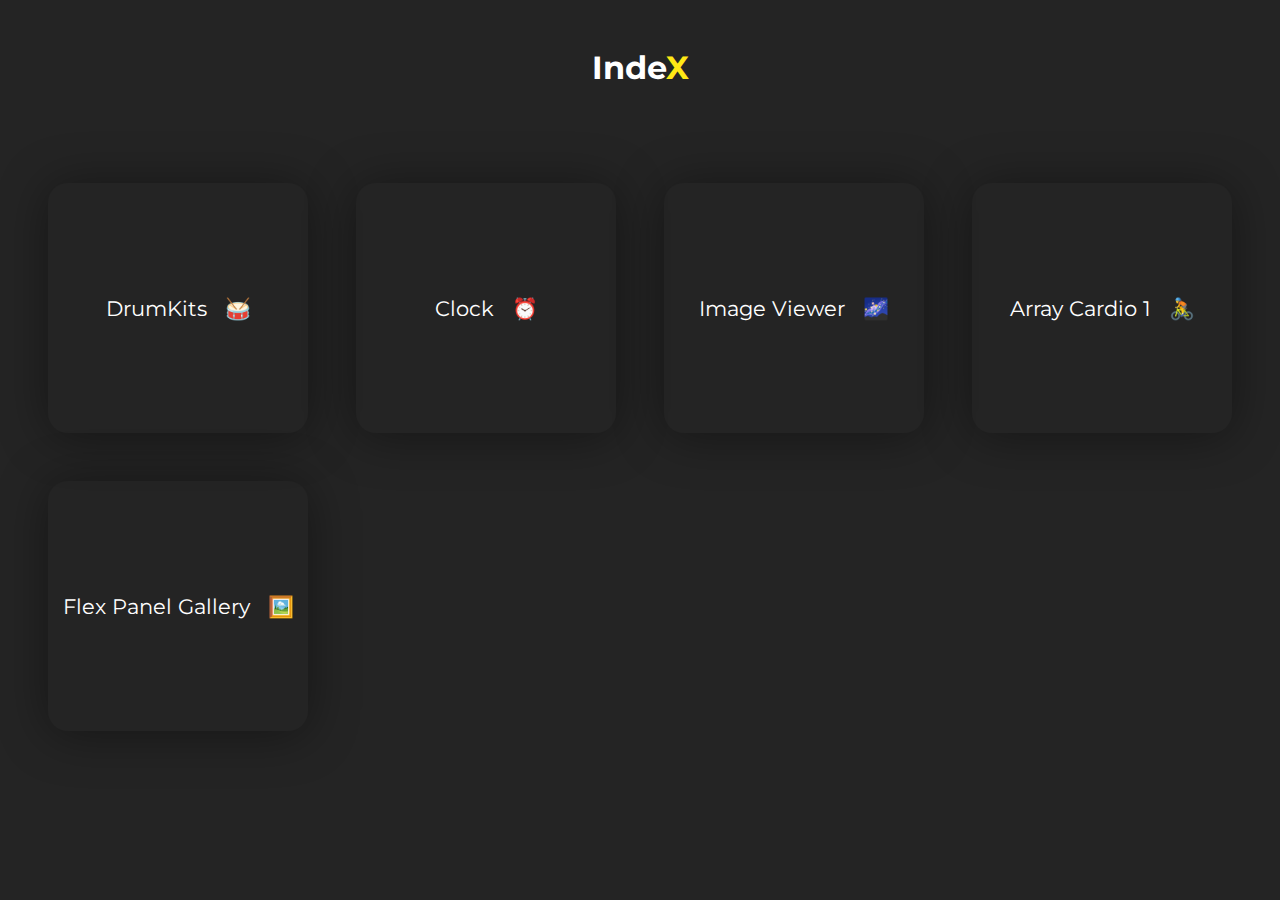
<file: index.html>
<!DOCTYPE html>
<html lang="en">
  <head>
    <meta charset="UTF-8" />
    <meta name="viewport" content="width=device-width, initial-scale=1.0" />
    <link rel="shortcut icon" href="#" type="image/x-icon" />
    <link rel="stylesheet" href="style.css" />
    <title>📖 &nbsp; Index</title>
  </head>
  <body>
    <h1 class="title">Inde<span>X</span></h1>
    <div class="wrapper">
      <div class="challenge-box">
        <a href="/JS-30/1-DrumKits-🥁/">DrumKits &nbsp; 🥁</a>
      </div>
      <div class="challenge-box">
        <a href="/JS-30/2-Clock-⏰/">Clock &nbsp; ⏰</a>
      </div>
      <div class="challenge-box">
        <a href="/JS-30/03-Image-viewer/">Image Viewer &nbsp; 🌌</a>
      </div>
      <div class="challenge-box">
        <a href="/JS-30/04-ArrayCardio/">Array Cardio 1 &nbsp; 🚴</a>
      </div>
      <div class="challenge-box">
        <a href="/JS-30/05-FlexPanelGallery/">Flex Panel Gallery &nbsp; 🖼️</a>
      </div>
      <!-- <div class="challenge-box"><a href="#">&nbsp</a></div>
      <div class="challenge-box"><a href="#">&nbsp</a></div>
      <div class="challenge-box"><a href="#">&nbsp</a></div>
      <div class="challenge-box"><a href="#">&nbsp</a></div>
      <div class="challenge-box"><a href="#">&nbsp</a></div>
      <div class="challenge-box"><a href="#">&nbsp</a></div>
      <div class="challenge-box"><a href="#">&nbsp</a></div>
      <div class="challenge-box"><a href="#">&nbsp</a></div>
      <div class="challenge-box"><a href="#">&nbsp</a></div>
      <div class="challenge-box"><a href="#">&nbsp</a></div>
      <div class="challenge-box"><a href="#">&nbsp</a></div>
      <div class="challenge-box"><a href="#">&nbsp</a></div>
      <div class="challenge-box"><a href="#">&nbsp</a></div>
      <div class="challenge-box"><a href="#">&nbsp</a></div>
      <div class="challenge-box"><a href="#">&nbsp</a></div>
      <div class="challenge-box"><a href="#">&nbsp</a></div>
      <div class="challenge-box"><a href="#">&nbsp</a></div>
      <div class="challenge-box"><a href="#">&nbsp</a></div>
      <div class="challenge-box"><a href="#">&nbsp</a></div>
      <div class="challenge-box"><a href="#">&nbsp</a></div>
      <div class="challenge-box"><a href="#">&nbsp</a></div>
      <div class="challenge-box"><a href="#">&nbsp</a></div>
      <div class="challenge-box"><a href="#">&nbsp</a></div>
      <div class="challenge-box"><a href="#">&nbsp</a></div>
      <div class="challenge-box"><a href="#">&nbsp</a></div> -->
    </div>
  </body>
</html>
</file>
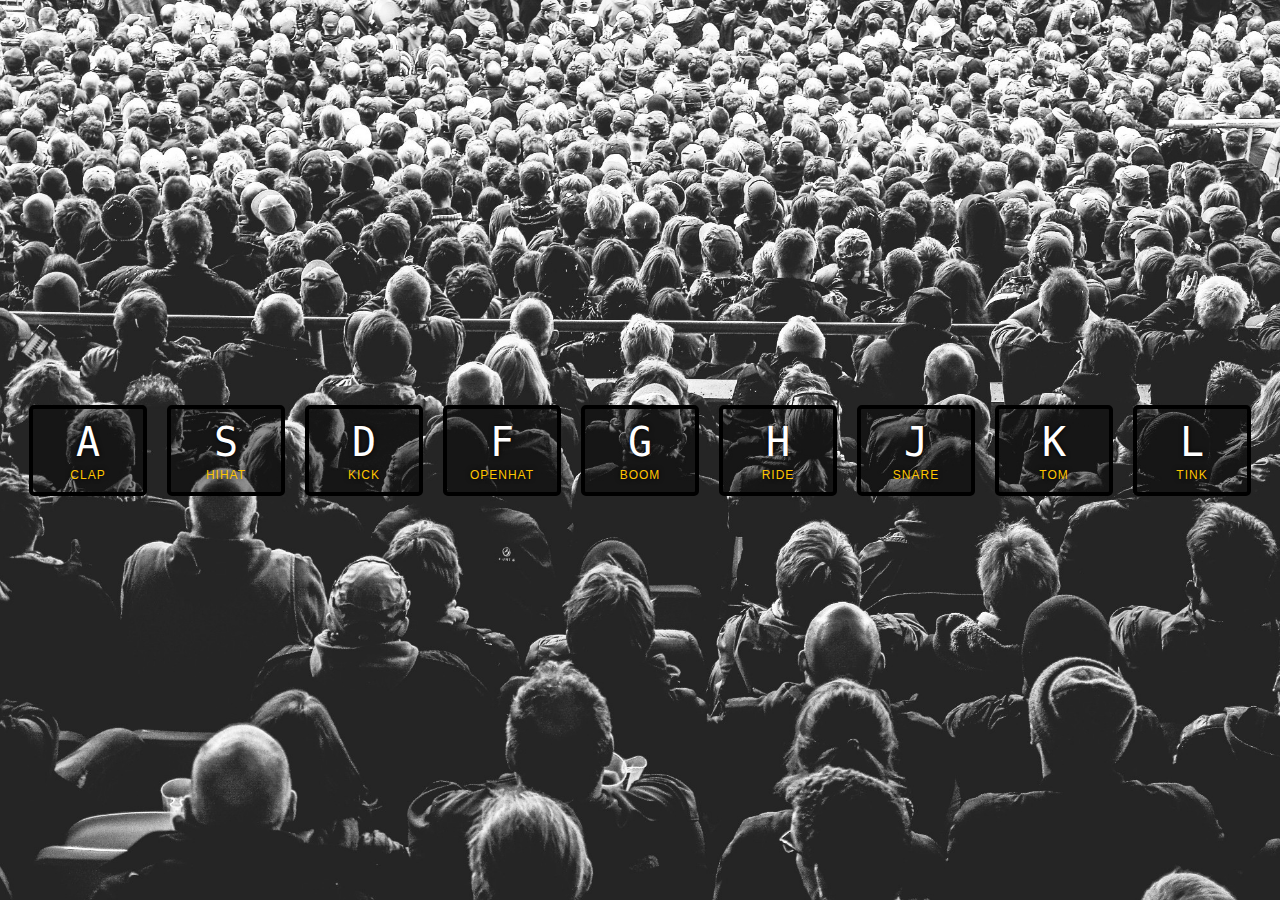
<file: 01-Drumkits/index.html>
<!DOCTYPE html>
<html lang="en">
  <head>
    <meta charset="UTF-8" />
    <link rel="shortcut icon" href="# " type="image/x-icon" />
    <title>🥁 &nbsp; JS Drum Kit</title>
    <link rel="stylesheet" href="style.css" />
  </head>
  <body>
    <div class="keys">
      <div data-key="65" class="key">
        <kbd>A</kbd>
        <span class="sound">clap</span>
      </div>
      <div data-key="83" class="key">
        <kbd>S</kbd>
        <span class="sound">hihat</span>
      </div>
      <div data-key="68" class="key">
        <kbd>D</kbd>
        <span class="sound">kick</span>
      </div>
      <div data-key="70" class="key">
        <kbd>F</kbd>
        <span class="sound">openhat</span>
      </div>
      <div data-key="71" class="key">
        <kbd>G</kbd>
        <span class="sound">boom</span>
      </div>
      <div data-key="72" class="key">
        <kbd>H</kbd>
        <span class="sound">ride</span>
      </div>
      <div data-key="74" class="key">
        <kbd>J</kbd>
        <span class="sound">snare</span>
      </div>
      <div data-key="75" class="key">
        <kbd>K</kbd>
        <span class="sound">tom</span>
      </div>
      <div data-key="76" class="key">
        <kbd>L</kbd>
        <span class="sound">tink</span>
      </div>
    </div>

    <audio data-key="65" src="sounds/clap.wav"></audio>
    <audio data-key="83" src="sounds/hihat.wav"></audio>
    <audio data-key="68" src="sounds/kick.wav"></audio>
    <audio data-key="70" src="sounds/openhat.wav"></audio>
    <audio data-key="71" src="sounds/boom.wav"></audio>
    <audio data-key="72" src="sounds/ride.wav"></audio>
    <audio data-key="74" src="sounds/snare.wav"></audio>
    <audio data-key="75" src="sounds/tom.wav"></audio>
    <audio data-key="76" src="sounds/tink.wav"></audio>

    <script src="index.js"></script>
  </body>
</html>
</file>
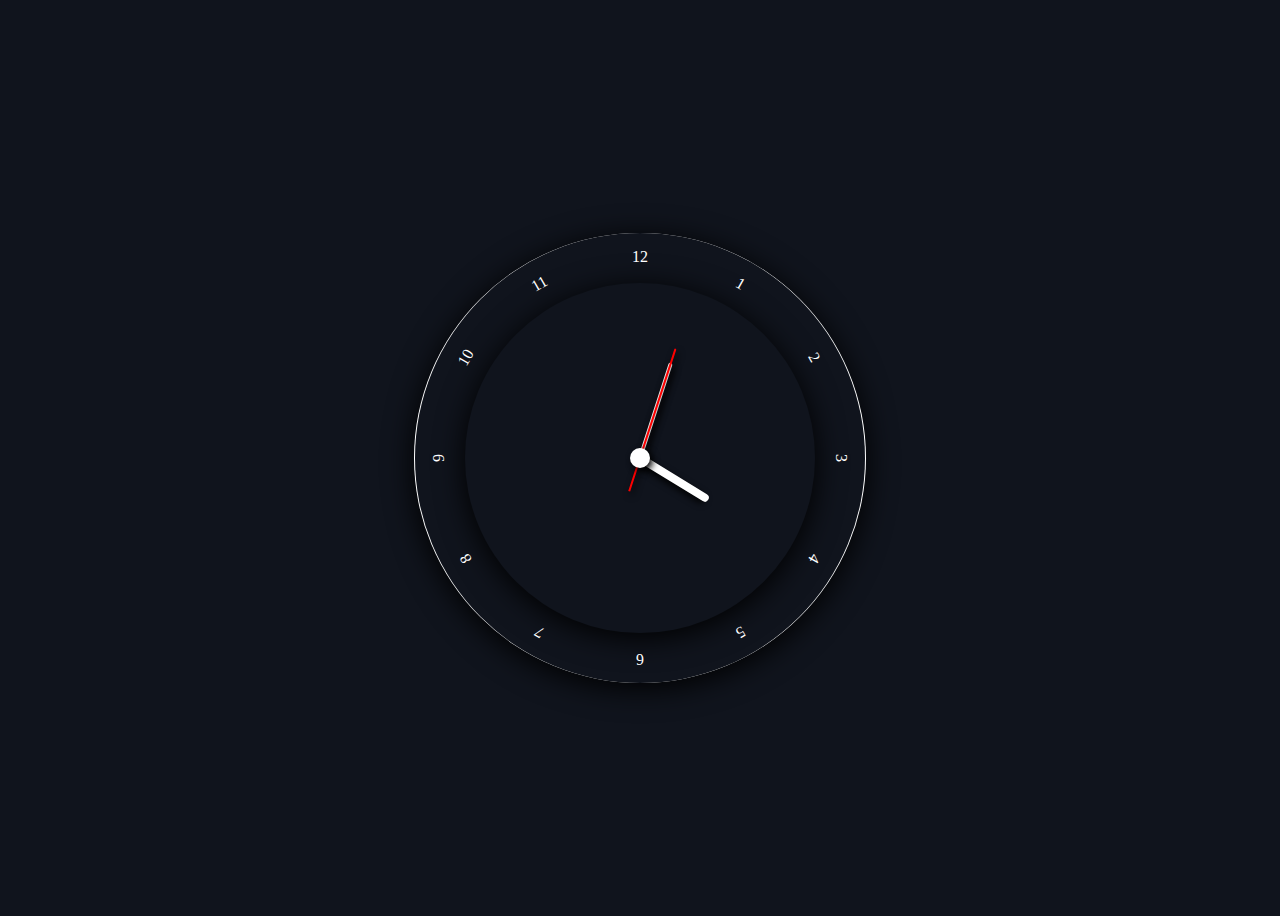
<file: 02-Clock/index.html>
<!DOCTYPE html>
<html lang="en">
  <head>
    <meta charset="UTF-8" />
    <meta name="viewport" content="width=device-width, initial-scale=1.0" />
    <link rel="shortcut icon" href="#" type="image/x-icon" />
    <link rel="stylesheet" href="style.css" />
    <title>🕖 &nbsp; Clock</title>
  </head>
  <body>
    <div class="clock">
      <div class="clock-face">
        <div class="hour-hand" id="hour-hand"></div>
        <div class="minute-hand" id="minute-hand"></div>
        <div class="second-hand" id="second-hand"></div>
      </div>
      <div class="unit unit1">1</div>
      <div class="unit unit2">2</div>
      <div class="unit unit3">3</div>
      <div class="unit unit4">4</div>
      <div class="unit unit5">5</div>
      <div class="unit unit6">6</div>
      <div class="unit unit7">7</div>
      <div class="unit unit8">8</div>
      <div class="unit unit9">9</div>
      <div class="unit unit10">10</div>
      <div class="unit unit11">11</div>
      <div class="unit unit12">12</div>
    </div>
    <script src="index.js"></script>
  </body>
</html>
</file>
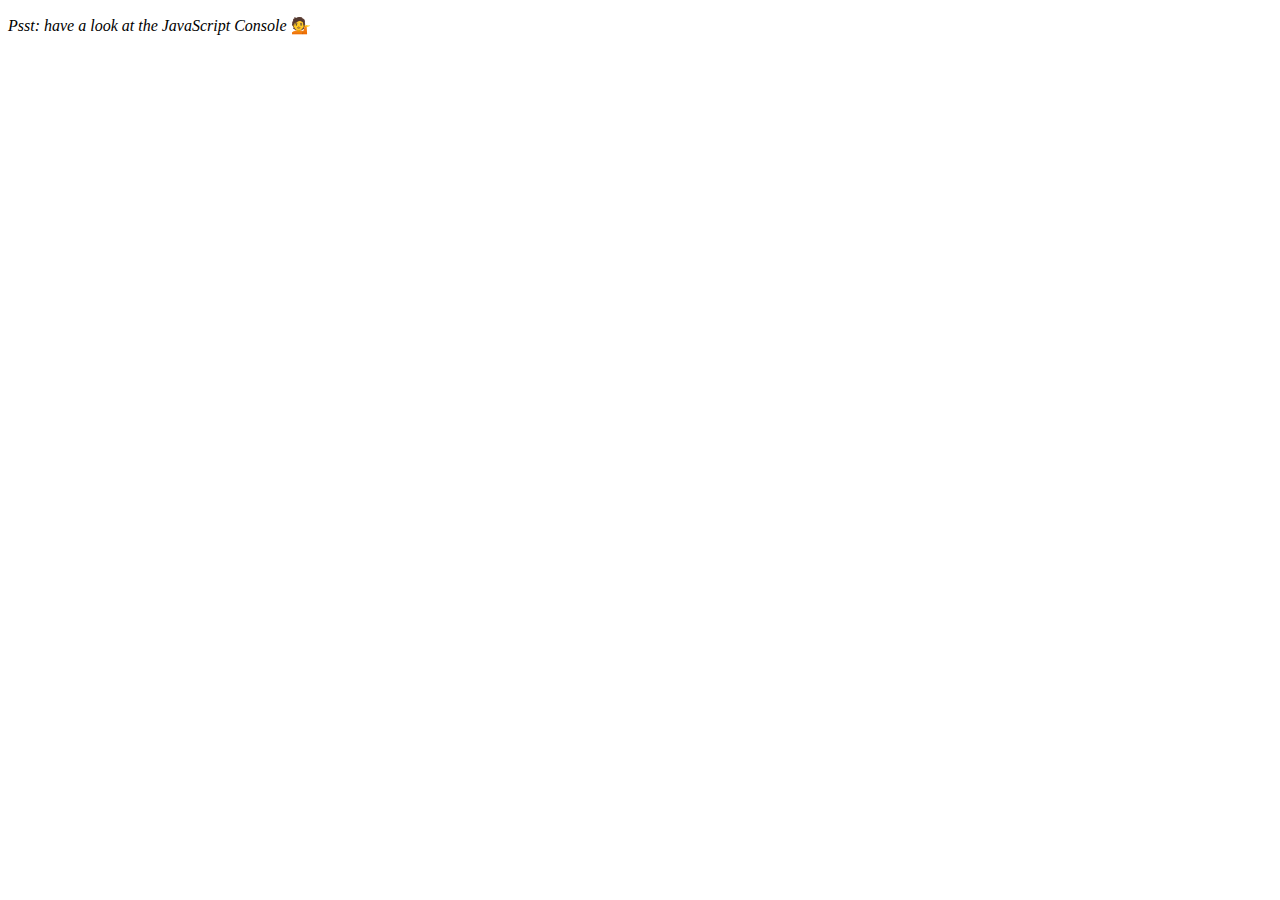
<file: 04-ArrayCardio/index.html>
<!DOCTYPE html>
<html lang="en">
  <head>
    <meta charset="UTF-8" />
    <meta name="viewport" content="width=device-width, initial-scale=1.0" />
    <link rel="shortcut icon" href="#" type="image/x-icon" />
    <title>🚴 &nbsp; Array Cardio 1</title>
  </head>
  <body>
    <p><em>Psst: have a look at the JavaScript Console</em> 💁</p>
    <script src="index.js"></script>
  </body>
</html>
</file>
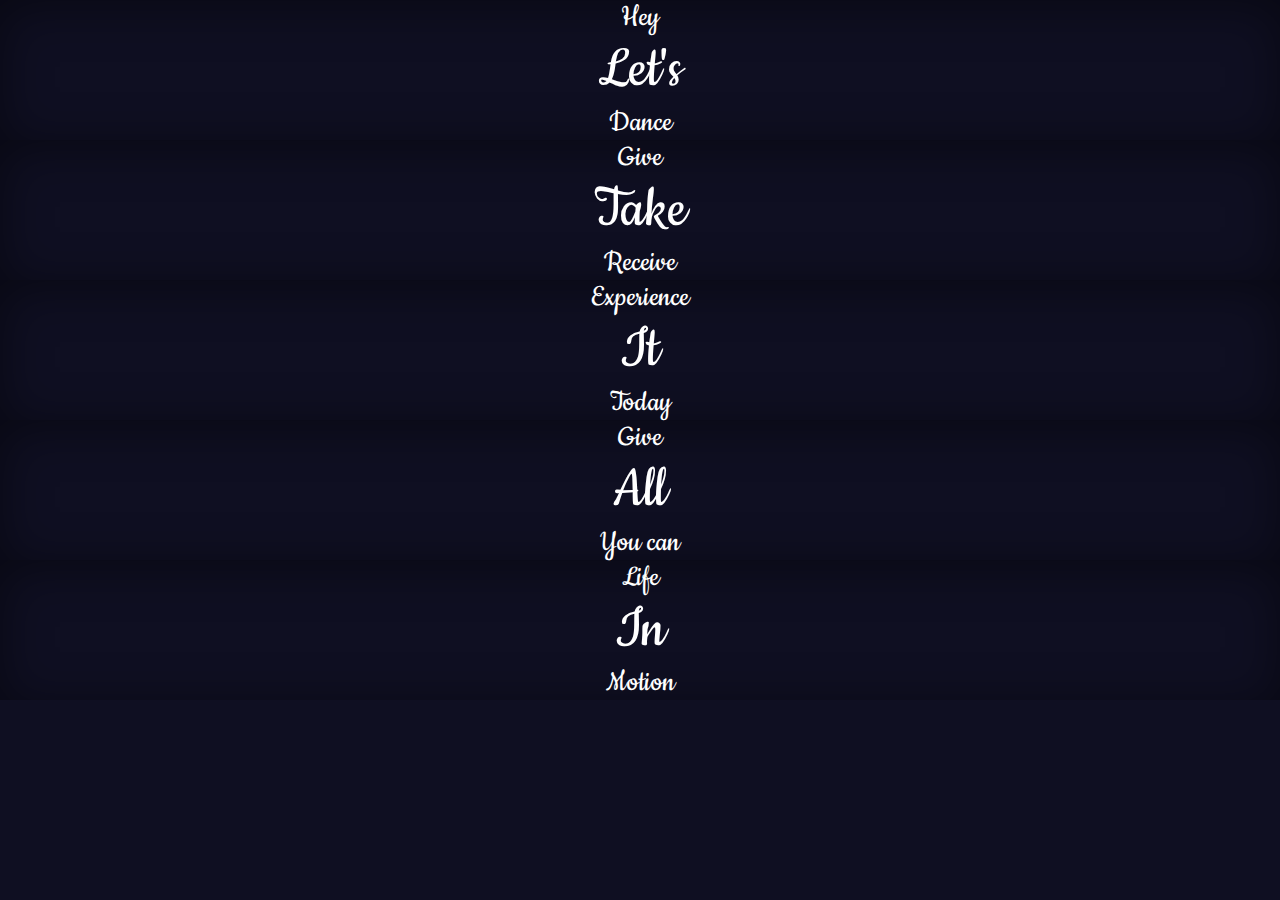
<file: 05-FlexPanelGallery/index.html>
<!DOCTYPE html>
<html lang="en">
  <head>
    <meta charset="UTF-8" />
    <meta name="viewport" content="width=device-width, initial-scale=1.0" />
    <link rel="shortcut icon" href="#" type="image/x-icon" />
    <link rel="stylesheet" href="style.css" />
    <title>🖼️ &nbsp; Flex Panel Gallery</title>
  </head>
  <body>
    <div class="panels">
      <div class="panel panel1">
        <p>Hey</p>
        <p>Let's</p>
        <p>Dance</p>
      </div>
      <div class="panel panel2">
        <p>Give</p>
        <p>Take</p>
        <p>Receive</p>
      </div>
      <div class="panel panel3">
        <p>Experience</p>
        <p>It</p>
        <p>Today</p>
      </div>
      <div class="panel panel4">
        <p>Give</p>
        <p>All</p>
        <p>You can</p>
      </div>
      <div class="panel panel5">
        <p>Life</p>
        <p>In</p>
        <p>Motion</p>
      </div>
    </div>
    <script src="index.js"></script>
  </body>
</html>
</file>
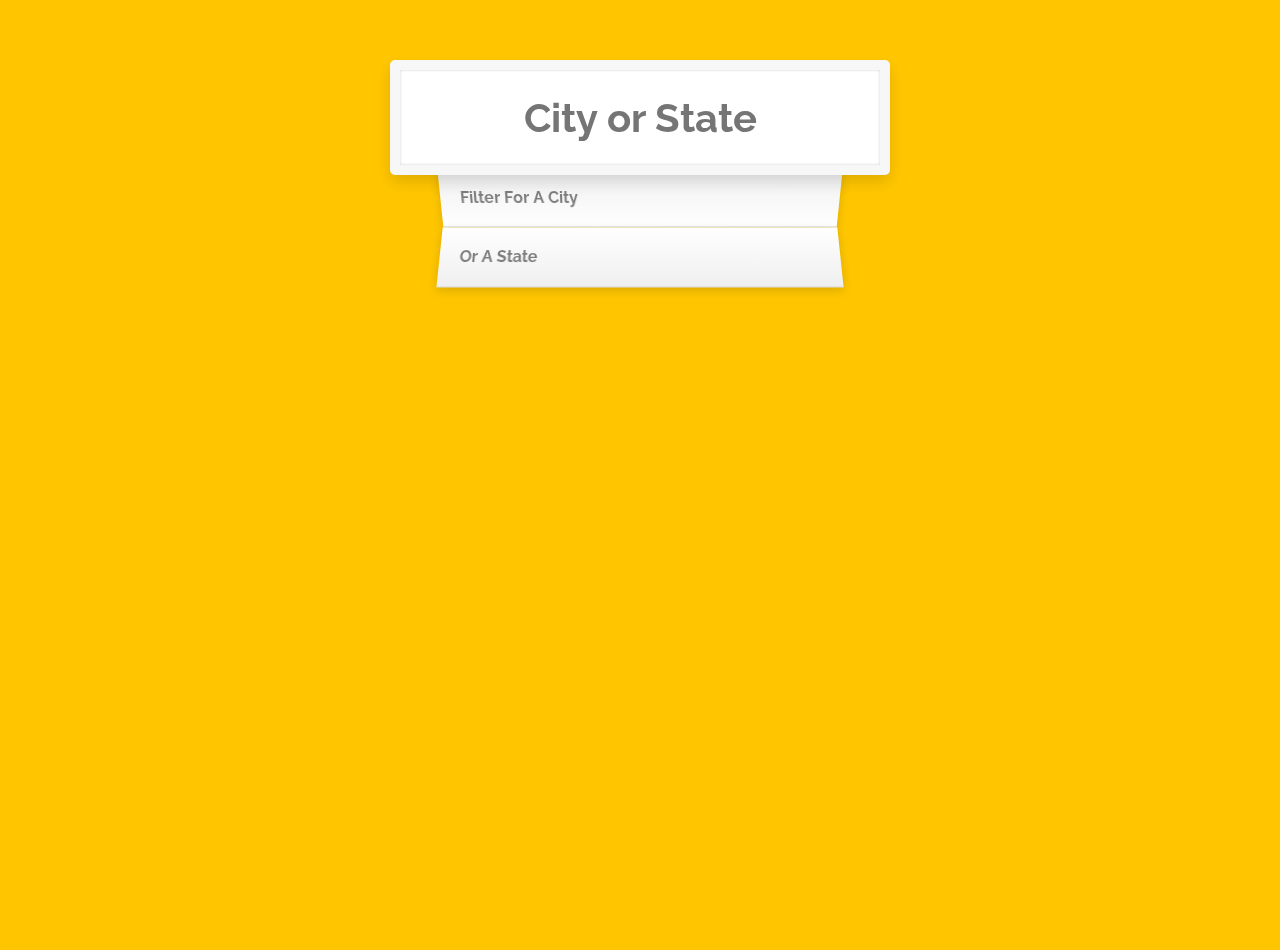
<file: 06-AjaxTypeAhead/index.html>
<!DOCTYPE html>
<html lang="en">
  <head>
    <meta charset="UTF-8" />
    <meta name="viewport" content="width=device-width, initial-scale=1.0" />
    <link rel="shortcut icon" href="#" type="image/x-icon" />
    <link rel="stylesheet" href="style.css" />
    <title>🧙🏻‍♂️ &nbsp; Autosearch</title>
  </head>
  <body>
    <form class="search-form">
      <input type="text" class="search-bar" placeholder="City or State" />
      <ul class="suggestion-list">
        <li>Filter for a city</li>
        <li>Or a state</li>
      </ul>
    </form>
    <script src="index.js"></script>
  </body>
</html>
</file>
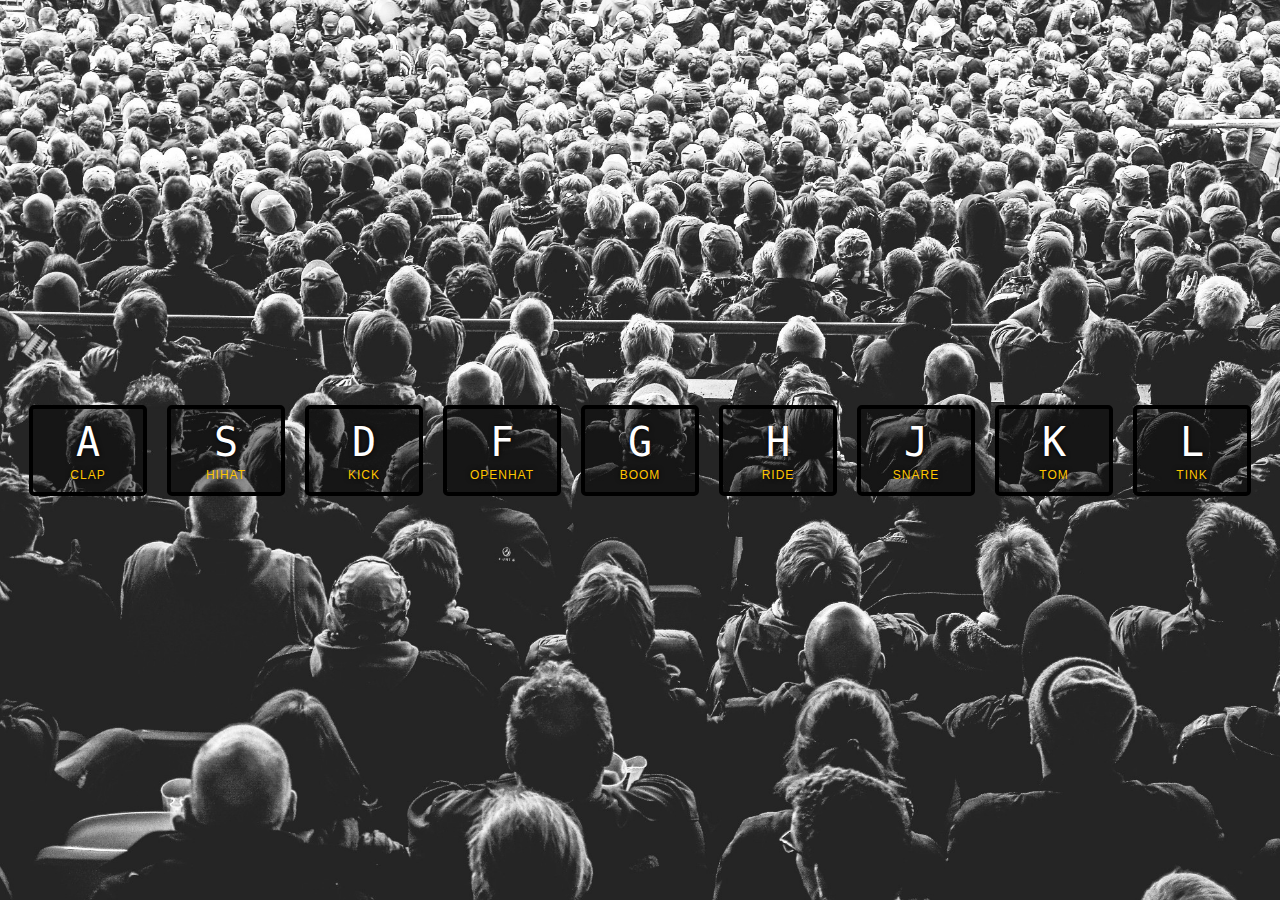
<file: 1-DrumKits-🥁/index.html>
<!DOCTYPE html>
<html lang="en">
  <head>
    <meta charset="UTF-8" />
    <link rel="shortcut icon" href="# " type="image/x-icon" />
    <title>JS Drum Kit</title>
    <link rel="stylesheet" href="style.css" />
  </head>
  <body>
    <div class="keys">
      <div data-key="65" class="key">
        <kbd>A</kbd>
        <span class="sound">clap</span>
      </div>
      <div data-key="83" class="key">
        <kbd>S</kbd>
        <span class="sound">hihat</span>
      </div>
      <div data-key="68" class="key">
        <kbd>D</kbd>
        <span class="sound">kick</span>
      </div>
      <div data-key="70" class="key">
        <kbd>F</kbd>
        <span class="sound">openhat</span>
      </div>
      <div data-key="71" class="key">
        <kbd>G</kbd>
        <span class="sound">boom</span>
      </div>
      <div data-key="72" class="key">
        <kbd>H</kbd>
        <span class="sound">ride</span>
      </div>
      <div data-key="74" class="key">
        <kbd>J</kbd>
        <span class="sound">snare</span>
      </div>
      <div data-key="75" class="key">
        <kbd>K</kbd>
        <span class="sound">tom</span>
      </div>
      <div data-key="76" class="key">
        <kbd>L</kbd>
        <span class="sound">tink</span>
      </div>
    </div>

    <audio data-key="65" src="sounds/clap.wav"></audio>
    <audio data-key="83" src="sounds/hihat.wav"></audio>
    <audio data-key="68" src="sounds/kick.wav"></audio>
    <audio data-key="70" src="sounds/openhat.wav"></audio>
    <audio data-key="71" src="sounds/boom.wav"></audio>
    <audio data-key="72" src="sounds/ride.wav"></audio>
    <audio data-key="74" src="sounds/snare.wav"></audio>
    <audio data-key="75" src="sounds/tom.wav"></audio>
    <audio data-key="76" src="sounds/tink.wav"></audio>

    <script src="index.js"></script>
  </body>
</html>
</file>
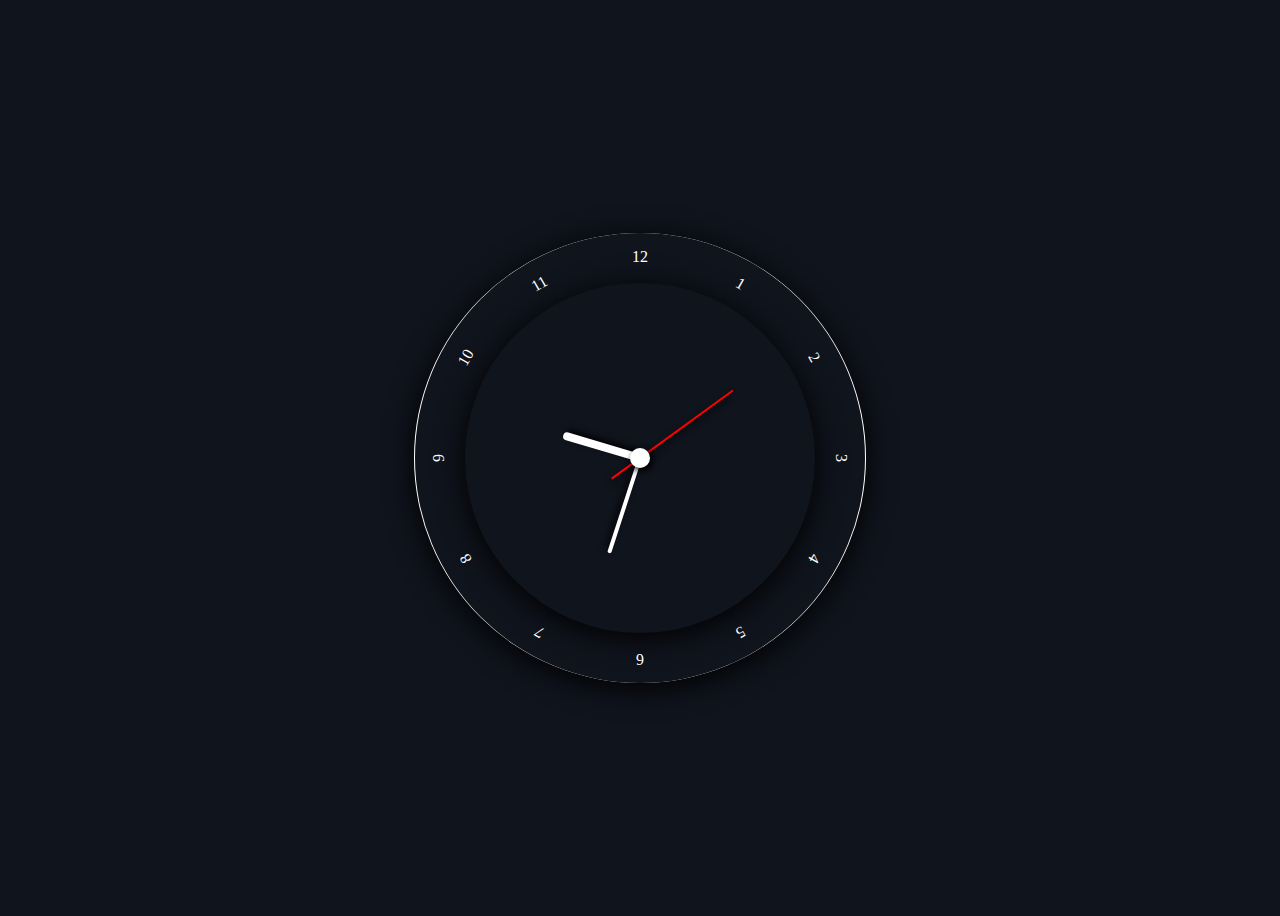
<file: 2-Clock-⏰-Rework/index.html>
<!DOCTYPE html>
<html lang="en">
  <head>
    <meta charset="UTF-8" />
    <meta name="viewport" content="width=device-width, initial-scale=1.0" />
    <link rel="shortcut icon" href="#" type="image/x-icon" />
    <link rel="stylesheet" href="style.css" />
    <title>Clock</title>
  </head>
  <body>
    <div class="clock">
      <div class="clock-face">
        <div class="hour-hand" id="hour-hand"></div>
        <div class="minute-hand" id="minute-hand"></div>
        <div class="second-hand" id="second-hand"></div>
      </div>
      <div class="unit unit1">1</div>
      <div class="unit unit2">2</div>
      <div class="unit unit3">3</div>
      <div class="unit unit4">4</div>
      <div class="unit unit5">5</div>
      <div class="unit unit6">6</div>
      <div class="unit unit7">7</div>
      <div class="unit unit8">8</div>
      <div class="unit unit9">9</div>
      <div class="unit unit10">10</div>
      <div class="unit unit11">11</div>
      <div class="unit unit12">12</div>
    </div>
    <script src="index.js"></script>
  </body>
</html>
</file>
<file: style.css>
@import"https://fonts.googleapis.com/css2?family=Montserrat:wght@400;700&display=swap";*,*::before,*::after{margin:0;padding:0;box-sizing:border-box}body{background:#242424;color:#fff;min-height:100vh;width:100%;font-family:"Montserrat";text-align:center}body h1.title{padding:3rem}body h1.title span{color:#ffe815}div.wrapper{display:grid;grid-gap:3rem;grid-template-columns:repeat(auto-fit, minmax(250px, 1fr));padding:3rem;font-size:1.3rem}div.wrapper .challenge-box{height:250px;border-radius:20px;box-shadow:0 3px 50px #00000065;transition:.1s ease-in}div.wrapper .challenge-box a{text-decoration:none;color:inherit;display:inline-block;width:100%;height:100%;display:flex;justify-content:center;align-items:center}div.wrapper .challenge-box:hover,div.wrapper .challenge-box:focus{transform:translateY(-5px);border-bottom:1px solid #ffe815;font-size:1.33rem}/*# sourceMappingURL=style.css.map */
</file>
<file: 01-Drumkits/style.css>
html {
  font-size: 10px;
  background: url("img/bg.jpg") bottom center;
  background-size: cover;
}

body,
html {
  margin: 0;
  padding: 0;
  font-family: sans-serif;
}

.keys {
  display: flex;
  flex: 1;
  min-height: 100vh;
  align-items: center;
  justify-content: center;
}

.key {
  border: 0.4rem solid black;
  border-radius: 0.5rem;
  margin: 1rem;
  font-size: 1.5rem;
  padding: 1rem 0.5rem;
  width: 10rem;
  text-align: center;
  color: white;
  background: rgba(0, 0, 0, 0.4);
  text-shadow: 0 0 0.5rem black;
}

.animate {
  animation: animate 0.1s ease;
}

@keyframes animate {
  to {
    transform: scale(1.1);
    border-color: #ffc600;
    box-shadow: 0 0 1rem #ffc600;
  }
}

kbd {
  display: block;
  font-size: 4rem;
}

.sound {
  font-size: 1.2rem;
  text-transform: uppercase;
  letter-spacing: 0.1rem;
  color: #ffc600;
}
</file>
<file: 02-Clock/style.css>
body {
  background: #10141d;
  color: #fff;
  min-height: 100vh;
  position: relative;
  display: flex;
  justify-content: center;
  align-items: center;
}

.clock {
  display: flex;
  justify-content: center;
  align-items: center;
  width: 450px;
  height: 450px;
  border-radius: 50%;
  border-inline: 1px solid #fff;
  box-shadow: 0 5px 30px #000;
}

.clock-face {
  display: flex;
  justify-content: center;
  align-items: center;
  width: 350px;
  height: 350px;
  border-radius: 50%;
  box-shadow: 0 5px 30px #000;
  position: relative;
}
.clock-face::before {
  content: "";
  position: absolute;
  width: 20px;
  height: 20px;
  background: #fff;
  z-index: 10;
  border-radius: 50%;
  box-shadow: 3px 3px 7px #000;
}
.clock-face .hour-hand,
.clock-face .minute-hand,
.clock-face .second-hand {
  position: absolute;
  display: flex;
  justify-content: center;
  align-items: center;
  align-items: flex-start;
}
.clock-face .hour-hand {
  width: 160px;
  height: 160px;
}
.clock-face .minute-hand {
  width: 200px;
  height: 200px;
}
.clock-face .second-hand {
  width: 230px;
  height: 230px;
}
.clock-face .hour-hand::before {
  content: "";
  position: absolute;
  width: 8px;
  height: 80px;
  background: #fff;
  z-index: 1;
  box-shadow: 3px 3px 7px #000;
  border-radius: 6px 6px 0 0;
}
.clock-face .minute-hand::before {
  content: "";
  position: absolute;
  width: 4px;
  height: 100px;
  background: #fff;
  z-index: 2;
  box-shadow: 3px 3px 7px #000;
  border-radius: 6px 6px 0 0;
}
.clock-face .second-hand::before {
  content: "";
  position: absolute;
  width: 2px;
  height: 150px;
  background: red;
  z-index: 3;
  box-shadow: 3px 3px 7px #000;
  border-radius: 6px 6px 0 0;
}

.unit {
  position: absolute;
  width: 420px;
  height: 420px;
  text-align: center;
  color: #fff;
}

.unit1 {
  transform: rotate(30deg);
}

.unit2 {
  transform: rotate(60deg);
}

.unit3 {
  transform: rotate(90deg);
}

.unit4 {
  transform: rotate(120deg);
}

.unit5 {
  transform: rotate(150deg);
}

.unit6 {
  transform: rotate(180deg);
}

.unit7 {
  transform: rotate(210deg);
}

.unit8 {
  transform: rotate(240deg);
}

.unit9 {
  transform: rotate(270deg);
}

.unit10 {
  transform: rotate(300deg);
}

.unit11 {
  transform: rotate(330deg);
}

.unit12 {
  transform: rotate(360deg);
}

/*# sourceMappingURL=style.css.map */
</file>
<file: 05-FlexPanelGallery/style.css>
@import"https://fonts.googleapis.com/css2?family=Cookie&display=swap";*,*::after,*::before{margin:0;padding:0;box-sizing:border-box}body{background:#0f0f22;min-height:100vh;color:#fff;font-family:"Cookie",cursive;font-size:2rem}div.panels{min-height:100vh}div.panels div.panel{background:#6b0f9c;text-align:center}div.panels div.panel p:nth-child(2){font-size:4rem}div.panels div.panel1{background:url(https://source.unsplash.com/gYl-UtwNg_I/1500x1500)}div.panels div.panel2{background:url(https://source.unsplash.com/XlG8XoeHTJE/1500x1500)}div.panels div.panel3{background:url(https://images.unsplash.com/photo-1465188162913-8fb5709d6d57?ixlib=rb-0.3.5&q=80&fm=jpg&crop=faces&cs=tinysrgb&w=1500&h=1500&fit=crop&s=967e8a713a4e395260793fc8c802901d)}div.panels div.panel4{background:url(https://source.unsplash.com/ITjiVXcwVng/1500x1500)}div.panels div.panel5{background:url(https://source.unsplash.com/3MNzGlQM7qs/1500x1500)}div.panels div.panel{background-size:cover;background-position:center;box-shadow:inset 0 7px 50px #00000075}/*# sourceMappingURL=style.css.map */
</file>
<file: 06-AjaxTypeAhead/style.css>
@import"https://fonts.googleapis.com/css2?family=Raleway&display=swap";*,*::before,*::after{margin:0;padding:0;box-sizing:border-box}body{min-height:100vh;background:#ffc600;color:#101010;font-family:"Raleway",sans-serif}.search-form{max-width:500px;margin:50px auto}.search-form .search-bar{padding:1.5rem;width:100%;text-align:center;border:10px solid #f7f7f7;border-radius:5px;box-shadow:0 7px 15px #0000001f,inset 0 0 3px #00000030;position:relative;top:10px;z-index:2;font-family:inherit;font-size:2.5rem;font-weight:bold}.search-form .suggestion-list{position:relative;list-style:none;width:80%;margin:0 auto;font-weight:bold;color:#0000007e}.search-form .suggestion-list li{background:#fff;border-bottom:1px solid #d8d8d8;box-shadow:0 3px 10px #00000024;padding:20px;transition:background .2s ease-in;display:flex;justify-content:space-between;text-transform:capitalize}.search-form .suggestion-list li:nth-child(even){transform:perspective(100px) rotateX(3deg) translateY(2px) scale(1.001);background:linear-gradient(to bottom, #ffffff 0%, #EFEFEF 100%)}.search-form .suggestion-list li:nth-child(odd){transform:perspective(100px) rotateX(-3deg) translateY(3px);background:linear-gradient(to top, #ffffff 0%, #EFEFEF 100%)}/*# sourceMappingURL=style.css.map */
</file>
<file: 1-DrumKits-🥁/style.css>
html {
  font-size: 10px;
  background: url("img/bg.jpg") bottom center;
  background-size: cover;
}

body,
html {
  margin: 0;
  padding: 0;
  font-family: sans-serif;
}

.keys {
  display: flex;
  flex: 1;
  min-height: 100vh;
  align-items: center;
  justify-content: center;
}

.key {
  border: 0.4rem solid black;
  border-radius: 0.5rem;
  margin: 1rem;
  font-size: 1.5rem;
  padding: 1rem 0.5rem;
  width: 10rem;
  text-align: center;
  color: white;
  background: rgba(0, 0, 0, 0.4);
  text-shadow: 0 0 0.5rem black;
}

.animate {
  animation: animate 0.1s ease;
}

@keyframes animate {
  to {
    transform: scale(1.1);
    border-color: #ffc600;
    box-shadow: 0 0 1rem #ffc600;
  }
}

kbd {
  display: block;
  font-size: 4rem;
}

.sound {
  font-size: 1.2rem;
  text-transform: uppercase;
  letter-spacing: 0.1rem;
  color: #ffc600;
}
</file>
<file: 2-Clock-⏰-Rework/style.css>
body {
  background: #10141d;
  color: #fff;
  min-height: 100vh;
  position: relative;
  display: flex;
  justify-content: center;
  align-items: center;
}

.clock {
  display: flex;
  justify-content: center;
  align-items: center;
  width: 450px;
  height: 450px;
  border-radius: 50%;
  border-inline: 1px solid #fff;
  box-shadow: 0 5px 30px #000;
}

.clock-face {
  display: flex;
  justify-content: center;
  align-items: center;
  width: 350px;
  height: 350px;
  border-radius: 50%;
  box-shadow: 0 5px 30px #000;
  position: relative;
}
.clock-face::before {
  content: "";
  position: absolute;
  width: 20px;
  height: 20px;
  background: #fff;
  z-index: 10;
  border-radius: 50%;
  box-shadow: 3px 3px 7px #000;
}
.clock-face .hour-hand,
.clock-face .minute-hand,
.clock-face .second-hand {
  position: absolute;
  display: flex;
  justify-content: center;
  align-items: center;
  align-items: flex-start;
}
.clock-face .hour-hand {
  width: 160px;
  height: 160px;
}
.clock-face .minute-hand {
  width: 200px;
  height: 200px;
}
.clock-face .second-hand {
  width: 230px;
  height: 230px;
}
.clock-face .hour-hand::before {
  content: "";
  position: absolute;
  width: 8px;
  height: 80px;
  background: #fff;
  z-index: 1;
  box-shadow: 3px 3px 7px #000;
  border-radius: 6px 6px 0 0;
}
.clock-face .minute-hand::before {
  content: "";
  position: absolute;
  width: 4px;
  height: 100px;
  background: #fff;
  z-index: 2;
  box-shadow: 3px 3px 7px #000;
  border-radius: 6px 6px 0 0;
}
.clock-face .second-hand::before {
  content: "";
  position: absolute;
  width: 2px;
  height: 150px;
  background: red;
  z-index: 3;
  box-shadow: 3px 3px 7px #000;
  border-radius: 6px 6px 0 0;
}

.unit {
  position: absolute;
  width: 420px;
  height: 420px;
  text-align: center;
  color: #fff;
}

.unit1 {
  transform: rotate(30deg);
}

.unit2 {
  transform: rotate(60deg);
}

.unit3 {
  transform: rotate(90deg);
}

.unit4 {
  transform: rotate(120deg);
}

.unit5 {
  transform: rotate(150deg);
}

.unit6 {
  transform: rotate(180deg);
}

.unit7 {
  transform: rotate(210deg);
}

.unit8 {
  transform: rotate(240deg);
}

.unit9 {
  transform: rotate(270deg);
}

.unit10 {
  transform: rotate(300deg);
}

.unit11 {
  transform: rotate(330deg);
}

.unit12 {
  transform: rotate(360deg);
}

/*# sourceMappingURL=style.css.map */
</file>
